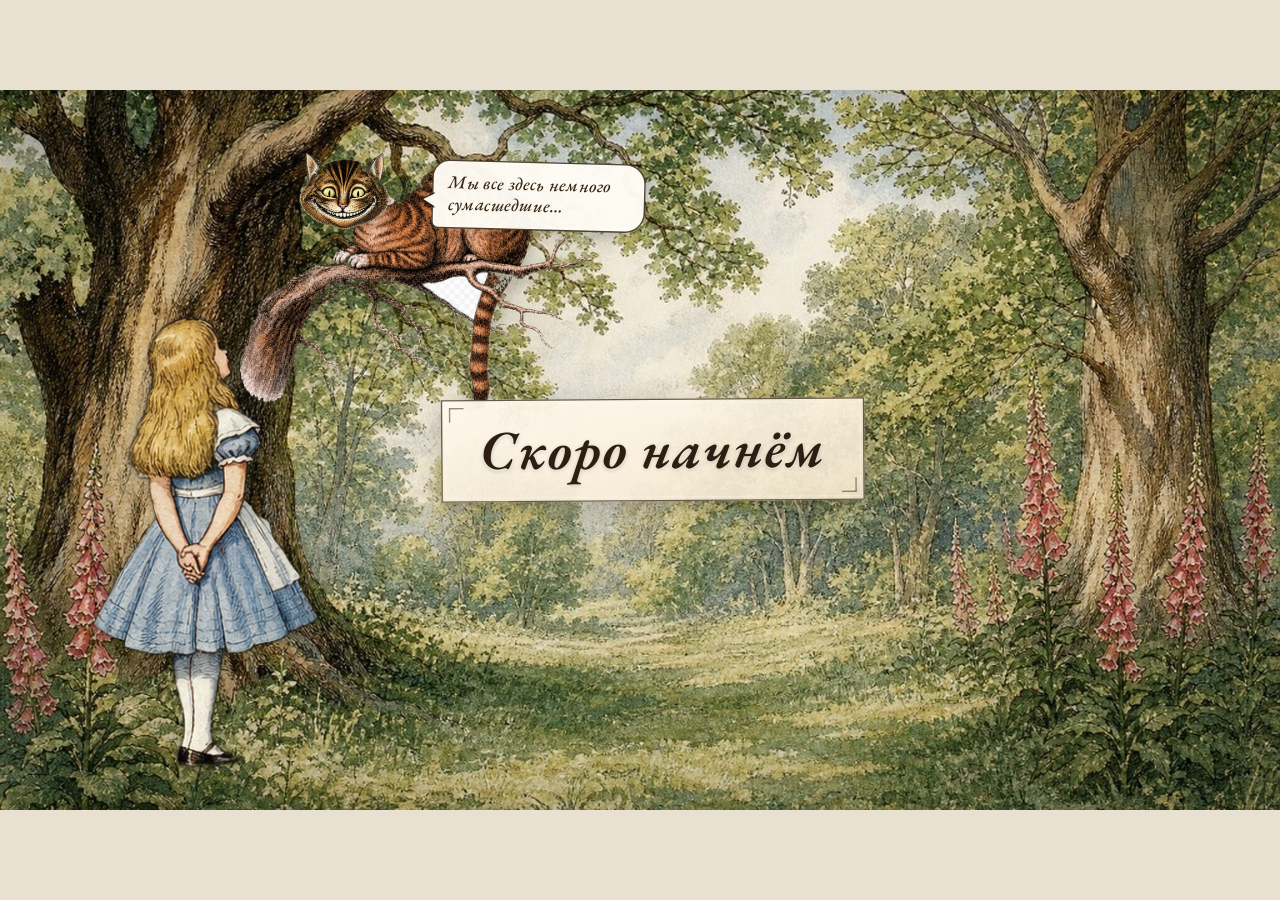
<file: docs/index.html>
<!DOCTYPE html>
<html lang="ru">
<head>
  <meta charset="UTF-8">
  <meta name="viewport" content="width=device-width, initial-scale=1.0">
  <title>Скоро начнём — Tenniel</title>
  <link rel="preconnect" href="https://fonts.googleapis.com">
  <link rel="preconnect" href="https://fonts.gstatic.com" crossorigin>
  <link href="https://fonts.googleapis.com/css2?family=EB+Garamond:ital,wght@0,500;0,600;1,500&display=swap" rel="stylesheet">
  <link rel="stylesheet" href="style.css">
</head>
<body>
  <div class="viewport">
    <main class="screen" aria-label="Скоро начнём">
      <div class="scene">
        <img class="layer layer-base" src="assets/background.jpg" alt="" width="1920" height="1080">
        <img class="layer layer-cat-body" src="assets/cat-body-cutout.png" alt="" width="640" height="427">
        <img class="layer layer-cat-head" src="assets/cat-head-cutout.png" alt="" width="210" height="167">
        <img class="layer layer-alice" src="assets/alice-cutout.png" alt="" width="380" height="720">
        <div class="channel-anchor is-hidden">
          <img class="channel-avatar" src="" alt="" hidden>
          <p class="channel-name"></p>
        </div>
        <div class="title-block">
          <p class="title-text">Скоро начнём</p>
          <p class="title-subtitle"></p>
        </div>
        <div class="cat-quote" aria-label="Цитата Чеширского кота">
          <p>Мы все здесь немного сумасшедшие…</p>
        </div>
        <div class="paper-vignette" aria-hidden="true"></div>
      </div>
    </main>
  </div>
  <script src="script.js"></script>
</body>
</html>
</file>
<file: docs/style.css>
*,
*::before,
*::after {
  box-sizing: border-box;
  margin: 0;
  padding: 0;
}

html,
body {
  width: 100%;
  height: 100%;
  overflow: hidden;
  background: #e8e0d0;
}

body {
  margin: 0;
}

/* Обёртка: вписывает 1920×1080 в любое окно / OBS */
.viewport {
  width: 100vw;
  height: 100vh;
  display: flex;
  align-items: center;
  justify-content: center;
  overflow: hidden;
  background: #e8e0d0;
}

.screen {
  position: relative;
  width: 1920px;
  height: 1080px;
  flex-shrink: 0;
  transform-origin: center center;
  overflow: hidden;
}

.scene {
  position: absolute;
  inset: 0;
  width: 1920px;
  height: 1080px;
}

.layer {
  position: absolute;
  display: block;
  user-select: none;
  pointer-events: none;
}

.layer-base {
  left: 0;
  top: 0;
  width: 1920px;
  height: 1080px;
  object-fit: fill;
}

.layer-cat-body {
  left: 285px;
  top: 85px;
  width: 640px;
  height: auto;
  z-index: 2;
  filter: drop-shadow(2px 8px 14px rgba(10, 20, 8, 0.3));
}

.layer-alice {
  left: 118px;
  bottom: 42px;
  width: 380px;
  height: auto;
  z-index: 3;
  transform-origin: 50% 95%;
  animation: alice-sway 5.4s ease-in-out infinite;
  filter: drop-shadow(2px 6px 10px rgba(20, 30, 10, 0.28));
}

@keyframes alice-sway {
  0%, 100% { transform: rotate(0deg); }
  25% { transform: rotate(-1.4deg); }
  50% { transform: rotate(1deg); }
  75% { transform: rotate(-0.6deg); }
}

.layer-cat-head {
  left: 412px;
  top: 88px;
  width: 210px;
  height: auto;
  z-index: 3;
  transform-origin: 50% 88%;
  animation: cat-head-move 5s ease-in-out infinite;
  filter: drop-shadow(2px 6px 10px rgba(10, 20, 8, 0.28));
}

@keyframes cat-head-move {
  0%, 100% { transform: rotate(0deg) translateY(0); }
  22% { transform: rotate(-6deg) translateY(-4px); }
  48% { transform: rotate(5deg) translateY(2px) translateX(5px); }
  72% { transform: rotate(-3deg) translateY(-2px); }
}

.title-block {
  position: absolute;
  left: 51%;
  top: 50%;
  z-index: 4;
  transform: translate(-50%, -50%) rotate(-0.4deg);
  text-align: center;
  padding: 32px 56px 36px;
  background:
    linear-gradient(165deg, rgba(255, 250, 238, 0.94) 0%, rgba(245, 232, 208, 0.9) 100%);
  border: 2px solid rgba(58, 40, 22, 0.75);
  outline: 1px solid rgba(255, 252, 245, 0.55);
  outline-offset: -7px;
  box-shadow:
    0 10px 28px rgba(18, 12, 6, 0.22),
    inset 0 1px 0 rgba(255, 255, 255, 0.45);
  animation: title-glow 6s ease-in-out infinite;
}

.title-block::before,
.title-block::after {
  content: "";
  position: absolute;
  width: 22px;
  height: 22px;
  border: 2px solid rgba(74, 48, 24, 0.55);
  pointer-events: none;
}

.title-block::before {
  top: 10px;
  left: 10px;
  border-right: none;
  border-bottom: none;
}

.title-block::after {
  right: 10px;
  bottom: 10px;
  border-left: none;
  border-top: none;
}

.title-text {
  margin: 0;
  font-family: "EB Garamond", "Times New Roman", Georgia, serif;
  font-size: 82px;
  font-weight: 600;
  font-style: italic;
  line-height: 1;
  letter-spacing: 0.03em;
  color: #2c1e12;
  text-shadow:
    0 1px 0 rgba(255, 248, 235, 0.65),
    0 2px 6px rgba(30, 18, 8, 0.18);
  white-space: nowrap;
}

.title-subtitle {
  margin: 16px 0 0;
  font-family: "EB Garamond", "Times New Roman", Georgia, serif;
  font-size: 30px;
  font-weight: 500;
  font-style: italic;
  line-height: 1.25;
  letter-spacing: 0.02em;
  color: #4a3420;
  text-shadow: 0 1px 0 rgba(255, 248, 235, 0.5);
  max-width: 520px;
}

.title-subtitle[hidden] {
  display: none;
}

.cat-quote {
  position: absolute;
  left: 648px;
  top: 108px;
  z-index: 5;
  max-width: 320px;
  padding: 16px 22px 18px;
  background: rgba(255, 252, 245, 0.97);
  border: 2px solid rgba(48, 32, 18, 0.85);
  border-radius: 26px 30px 30px 10px;
  box-shadow:
    0 8px 20px rgba(18, 12, 6, 0.18),
    inset 0 1px 0 rgba(255, 255, 255, 0.6);
  transform: rotate(1.5deg);
  animation: quote-float 5s ease-in-out infinite;
}

.cat-quote::before {
  content: "";
  position: absolute;
  left: -20px;
  bottom: 28px;
  border-top: 11px solid transparent;
  border-bottom: 13px solid transparent;
  border-right: 22px solid rgba(48, 32, 18, 0.85);
}

.cat-quote::after {
  content: "";
  position: absolute;
  left: -15px;
  bottom: 30px;
  border-top: 9px solid transparent;
  border-bottom: 11px solid transparent;
  border-right: 18px solid rgba(255, 252, 245, 0.97);
}

.cat-quote p {
  margin: 0;
  font-family: "EB Garamond", "Times New Roman", Georgia, serif;
  font-size: 27px;
  font-weight: 500;
  font-style: italic;
  line-height: 1.2;
  letter-spacing: 0.02em;
  color: #3a2816;
  text-shadow: 0 1px 0 rgba(255, 248, 235, 0.55);
}

@keyframes quote-float {
  0%, 100% { transform: rotate(1.5deg) translateY(0); }
  50% { transform: rotate(2deg) translateY(-3px); }
}

.channel-anchor {
  position: absolute;
  right: 56px;
  top: 52px;
  z-index: 4;
  display: flex;
  flex-direction: column;
  align-items: center;
  gap: 10px;
  padding: 0;
  background: none;
  border: none;
  box-shadow: none;
  transform: none;
}

.channel-anchor[hidden],
.channel-anchor.is-hidden {
  display: none;
}

.channel-avatar {
  display: block;
  width: 92px;
  height: 92px;
  border-radius: 50%;
  object-fit: cover;
  border: 2px solid rgba(44, 30, 18, 0.55);
  box-shadow:
    0 4px 14px rgba(18, 12, 6, 0.28),
    0 0 0 3px rgba(255, 252, 245, 0.35);
}

.channel-avatar[hidden],
.channel-avatar:not([src]),
.channel-avatar[src=""] {
  display: none;
}

.channel-name {
  margin: 0;
  max-width: 240px;
  padding: 10px 18px 12px;
  font-family: "EB Garamond", "Times New Roman", Georgia, serif;
  font-size: 28px;
  font-weight: 600;
  font-style: italic;
  line-height: 1.15;
  text-align: center;
  letter-spacing: 0.02em;
  color: #2c1e12;
  word-break: break-word;
  background:
    linear-gradient(165deg, rgba(255, 250, 238, 0.94) 0%, rgba(245, 232, 208, 0.92) 100%);
  border: 2px solid rgba(58, 40, 22, 0.7);
  outline: 1px solid rgba(255, 252, 245, 0.5);
  outline-offset: -5px;
  box-shadow:
    0 6px 16px rgba(18, 12, 6, 0.18),
    inset 0 1px 0 rgba(255, 255, 255, 0.45);
  text-shadow: 0 1px 0 rgba(255, 248, 235, 0.6);
  transform: rotate(-0.5deg);
}

@keyframes title-glow {
  0%, 100% { box-shadow: 0 10px 28px rgba(18, 12, 6, 0.22), inset 0 1px 0 rgba(255, 255, 255, 0.45); }
  50% { box-shadow: 0 12px 34px rgba(18, 12, 6, 0.28), inset 0 1px 0 rgba(255, 255, 255, 0.5); }
}

.paper-vignette {
  position: absolute;
  inset: 0;
  pointer-events: none;
  background:
    radial-gradient(ellipse at center, transparent 58%, rgba(30, 25, 15, 0.14) 100%),
    linear-gradient(to bottom, rgba(255, 252, 245, 0.05), transparent 28%, transparent 72%, rgba(20, 15, 10, 0.1));
  mix-blend-mode: multiply;
}

@media (prefers-reduced-motion: reduce) {
  .layer-alice,
  .layer-cat-head,
  .title-block,
  .cat-quote {
    animation: none;
  }
}
</file>
